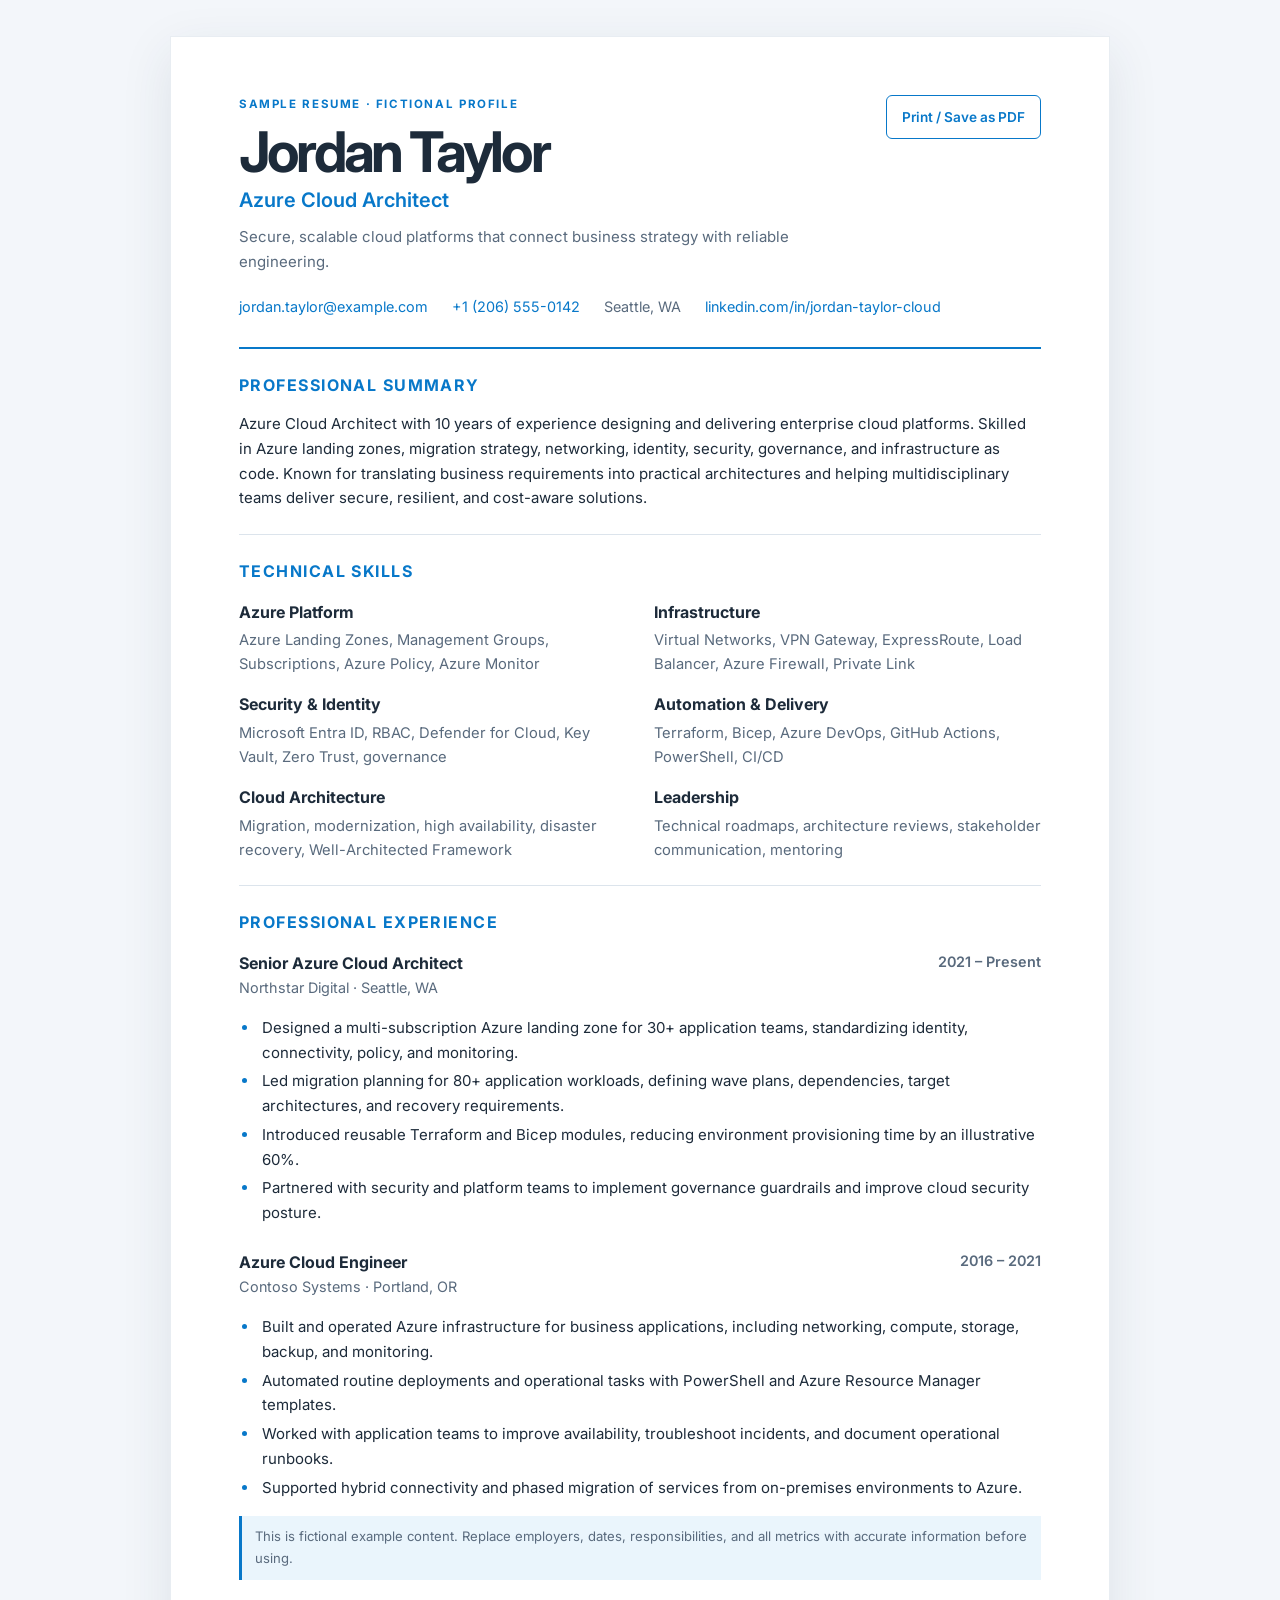
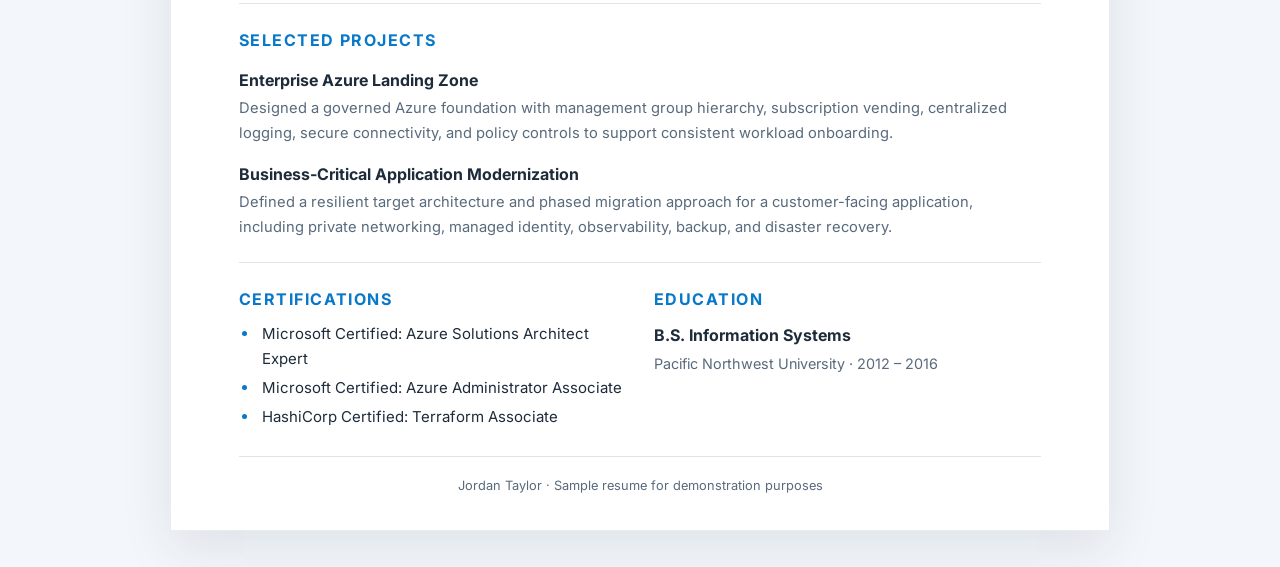
<file: azure-storage/staticwebsite/index.html>
<!DOCTYPE html>
<html lang="en">
  <head>
    <meta charset="UTF-8" />
    <meta name="viewport" content="width=device-width, initial-scale=1.0" />
    <meta
      name="description"
      content="Sample resume for Jordan Taylor, an Azure Cloud Architect with 10 years of experience."
    />
    <meta name="theme-color" content="#f4f7fb" />
    <title>Jordan Taylor | Azure Cloud Architect Resume</title>
    <link rel="preconnect" href="https://fonts.googleapis.com" />
    <link rel="preconnect" href="https://fonts.gstatic.com" crossorigin />
    <link
      href="https://fonts.googleapis.com/css2?family=Inter:wght@400;500;600;700;800&display=swap"
      rel="stylesheet"
    />
    <link rel="stylesheet" href="styles.css" />
  </head>
  <body>
    <div class="resume-shell">
      <header class="resume-header">
        <div class="identity">
          <p class="sample-label">SAMPLE RESUME · FICTIONAL PROFILE</p>
          <h1>Jordan Taylor</h1>
          <p class="job-title">Azure Cloud Architect</p>
          <p class="headline">
            Secure, scalable cloud platforms that connect business strategy with reliable
            engineering.
          </p>
        </div>
        <button class="print-button" id="print-resume" type="button">Print / Save as PDF</button>
        <address class="contact-details">
          <a href="mailto:jordan.taylor@example.com">jordan.taylor@example.com</a>
          <a href="tel:+12065550142">+1 (206) 555-0142</a>
          <span>Seattle, WA</span>
          <a href="https://www.linkedin.com/in/jordan-taylor-cloud/">linkedin.com/in/jordan-taylor-cloud</a>
        </address>
      </header>

      <main>
        <section class="resume-section" id="summary">
          <h2>Professional Summary</h2>
          <p>
            Azure Cloud Architect with 10 years of experience designing and delivering
            enterprise cloud platforms. Skilled in Azure landing zones, migration strategy,
            networking, identity, security, governance, and infrastructure as code. Known for
            translating business requirements into practical architectures and helping
            multidisciplinary teams deliver secure, resilient, and cost-aware solutions.
          </p>
        </section>

        <section class="resume-section" id="skills">
          <h2>Technical Skills</h2>
          <div class="skills-grid">
            <div><h3>Azure Platform</h3><p>Azure Landing Zones, Management Groups, Subscriptions, Azure Policy, Azure Monitor</p></div>
            <div><h3>Infrastructure</h3><p>Virtual Networks, VPN Gateway, ExpressRoute, Load Balancer, Azure Firewall, Private Link</p></div>
            <div><h3>Security &amp; Identity</h3><p>Microsoft Entra ID, RBAC, Defender for Cloud, Key Vault, Zero Trust, governance</p></div>
            <div><h3>Automation &amp; Delivery</h3><p>Terraform, Bicep, Azure DevOps, GitHub Actions, PowerShell, CI/CD</p></div>
            <div><h3>Cloud Architecture</h3><p>Migration, modernization, high availability, disaster recovery, Well-Architected Framework</p></div>
            <div><h3>Leadership</h3><p>Technical roadmaps, architecture reviews, stakeholder communication, mentoring</p></div>
          </div>
        </section>

        <section class="resume-section" id="experience">
          <h2>Professional Experience</h2>
          <article class="role">
            <div class="role-heading">
              <div>
                <h3>Senior Azure Cloud Architect</h3>
                <p class="company">Northstar Digital · Seattle, WA</p>
              </div>
              <p class="date">2021 – Present</p>
            </div>
            <ul>
              <li>Designed a multi-subscription Azure landing zone for 30+ application teams, standardizing identity, connectivity, policy, and monitoring.</li>
              <li>Led migration planning for 80+ application workloads, defining wave plans, dependencies, target architectures, and recovery requirements.</li>
              <li>Introduced reusable Terraform and Bicep modules, reducing environment provisioning time by an illustrative 60%.</li>
              <li>Partnered with security and platform teams to implement governance guardrails and improve cloud security posture.</li>
            </ul>
          </article>
          <article class="role">
            <div class="role-heading">
              <div>
                <h3>Azure Cloud Engineer</h3>
                <p class="company">Contoso Systems · Portland, OR</p>
              </div>
              <p class="date">2016 – 2021</p>
            </div>
            <ul>
              <li>Built and operated Azure infrastructure for business applications, including networking, compute, storage, backup, and monitoring.</li>
              <li>Automated routine deployments and operational tasks with PowerShell and Azure Resource Manager templates.</li>
              <li>Worked with application teams to improve availability, troubleshoot incidents, and document operational runbooks.</li>
              <li>Supported hybrid connectivity and phased migration of services from on-premises environments to Azure.</li>
            </ul>
          </article>
          <p class="sample-note">
            This is fictional example content. Replace employers, dates, responsibilities,
            and all metrics with accurate information before using.
          </p>
        </section>

        <section class="resume-section" id="projects">
          <h2>Selected Projects</h2>
          <article class="project">
            <h3>Enterprise Azure Landing Zone</h3>
            <p>
              Designed a governed Azure foundation with management group hierarchy,
              subscription vending, centralized logging, secure connectivity, and policy
              controls to support consistent workload onboarding.
            </p>
          </article>
          <article class="project">
            <h3>Business-Critical Application Modernization</h3>
            <p>
              Defined a resilient target architecture and phased migration approach for a
              customer-facing application, including private networking, managed identity,
              observability, backup, and disaster recovery.
            </p>
          </article>
        </section>

        <section class="resume-section two-column">
          <div id="certifications">
            <h2>Certifications</h2>
            <ul class="simple-list">
              <li>Microsoft Certified: Azure Solutions Architect Expert</li>
              <li>Microsoft Certified: Azure Administrator Associate</li>
              <li>HashiCorp Certified: Terraform Associate</li>
            </ul>
          </div>
          <div id="education">
            <h2>Education</h2>
            <h3>B.S. Information Systems</h3>
            <p class="company">Pacific Northwest University · 2012 – 2016</p>
          </div>
        </section>
      </main>
      <footer class="resume-footer">Jordan Taylor · Sample resume for demonstration purposes</footer>
    </div>
    <script src="script.js"></script>
  </body>
</html>
</file>
<file: azure-storage/staticwebsite/styles.css>
:root {
  color-scheme: light;
  --page: #f3f6fa;
  --paper: #ffffff;
  --ink: #1d2b3a;
  --muted: #596a7d;
  --accent: #0878c9;
  --accent-soft: #eaf5fc;
  --line: #dce4ec;
}

* {
  box-sizing: border-box;
}

html {
  scroll-behavior: smooth;
}

body {
  margin: 0;
  padding: 36px 20px;
  background: var(--page);
  color: var(--ink);
  font-family: "Inter", Arial, sans-serif;
  font-size: 15px;
  line-height: 1.65;
}

a {
  color: var(--accent);
  text-decoration: none;
}

a:hover {
  text-decoration: underline;
}

.resume-shell {
  width: min(940px, 100%);
  margin: 0 auto;
  padding: 58px 68px 34px;
  background: var(--paper);
  border: 1px solid #e8edf2;
  box-shadow: 0 16px 48px rgba(37, 58, 79, 0.1);
}

.resume-header {
  position: relative;
  display: grid;
  grid-template-columns: 1fr auto;
  gap: 20px 36px;
  padding-bottom: 28px;
  border-bottom: 2px solid var(--accent);
}

.sample-label {
  margin: 0 0 8px;
  color: var(--accent);
  font-size: 0.72rem;
  font-weight: 700;
  letter-spacing: 0.14em;
}

h1,
h2,
h3,
p {
  margin-top: 0;
}

h1 {
  margin-bottom: 2px;
  font-size: clamp(2.5rem, 6vw, 3.5rem);
  letter-spacing: -0.06em;
  line-height: 1.08;
}

.job-title {
  margin-bottom: 8px;
  color: var(--accent);
  font-size: 1.25rem;
  font-weight: 600;
}

.headline {
  max-width: 580px;
  margin-bottom: 0;
  color: var(--muted);
}

.print-button {
  align-self: start;
  padding: 10px 15px;
  border: 1px solid var(--accent);
  border-radius: 6px;
  background: var(--paper);
  color: var(--accent);
  cursor: pointer;
  font: inherit;
  font-size: 0.85rem;
  font-weight: 600;
}

.print-button:hover,
.print-button:focus-visible {
  background: var(--accent-soft);
}

.contact-details {
  grid-column: 1 / -1;
  display: flex;
  flex-wrap: wrap;
  gap: 8px 24px;
  color: var(--muted);
  font-size: 0.9rem;
  font-style: normal;
}

.resume-section {
  padding: 23px 0;
  border-bottom: 1px solid var(--line);
}

.resume-section h2 {
  margin-bottom: 14px;
  color: var(--accent);
  font-size: 1rem;
  font-weight: 700;
  letter-spacing: 0.09em;
  text-transform: uppercase;
}

.resume-section > p:last-child {
  margin-bottom: 0;
}

.skills-grid {
  display: grid;
  grid-template-columns: repeat(2, minmax(0, 1fr));
  gap: 15px 28px;
}

.skills-grid h3,
.role h3,
.project h3,
.two-column h3 {
  margin-bottom: 3px;
  font-size: 1rem;
  font-weight: 700;
}

.skills-grid p,
.project p {
  margin-bottom: 0;
  color: var(--muted);
  font-size: 0.92rem;
}

.role + .role {
  margin-top: 23px;
}

.role-heading {
  display: flex;
  justify-content: space-between;
  gap: 16px;
}

.role-heading h3 {
  margin-bottom: 0;
}

.company,
.date {
  margin-bottom: 8px;
  color: var(--muted);
  font-size: 0.9rem;
}

.date {
  flex: 0 0 auto;
  font-weight: 600;
}

.role ul,
.simple-list {
  margin: 8px 0 0;
  padding-left: 20px;
}

.role li,
.simple-list li {
  margin: 4px 0;
  padding-left: 3px;
}

.role li::marker,
.simple-list li::marker {
  color: var(--accent);
}

.sample-note {
  margin: 16px 0 0;
  padding: 10px 13px;
  border-left: 3px solid var(--accent);
  background: var(--accent-soft);
  color: var(--muted);
  font-size: 0.82rem;
}

.project + .project {
  margin-top: 16px;
}

.two-column {
  display: grid;
  grid-template-columns: 1fr 1fr;
  gap: 28px;
}

.two-column h2 {
  margin-bottom: 10px;
}

.simple-list {
  margin-top: 0;
}

.two-column .company {
  margin-bottom: 0;
}

.resume-footer {
  padding-top: 18px;
  color: var(--muted);
  font-size: 0.8rem;
  text-align: center;
}

@media (max-width: 640px) {
  body {
    padding: 0;
    background: var(--paper);
  }

  .resume-shell {
    padding: 34px 22px 24px;
    border: 0;
    box-shadow: none;
  }

  .resume-header {
    grid-template-columns: 1fr;
    gap: 14px;
  }

  .contact-details {
    display: grid;
    gap: 5px;
  }

  .skills-grid,
  .two-column {
    grid-template-columns: 1fr;
    gap: 14px;
  }

  .role-heading {
    display: block;
  }

  .date {
    margin-bottom: 8px;
  }
}

@page {
  size: A4;
  margin: 14mm;
}

@media print {
  body {
    padding: 0;
    background: #ffffff;
    color: #17212b;
    font-size: 10pt;
    print-color-adjust: exact;
    -webkit-print-color-adjust: exact;
  }

  .resume-shell {
    width: 100%;
    padding: 0;
    border: 0;
    box-shadow: none;
  }

  .print-button {
    display: none;
  }

  .resume-section {
    padding: 14px 0;
    break-inside: avoid;
  }

  .role,
  .project,
  .skills-grid > div {
    break-inside: avoid;
  }

  a {
    color: inherit;
  }
}
</file>
